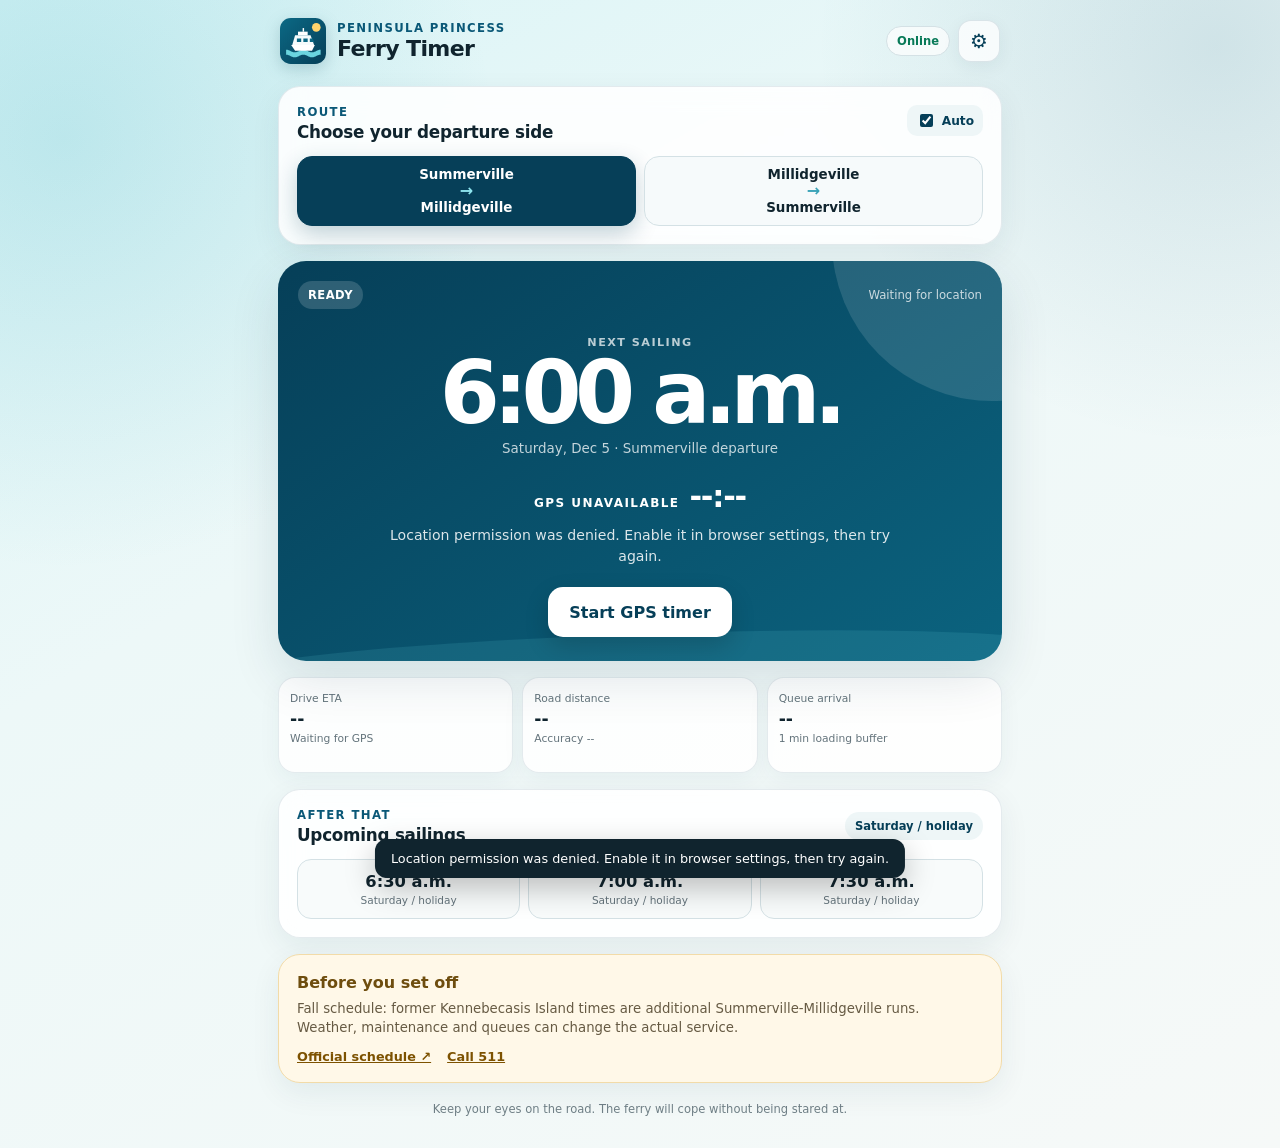
<file: index.html>
<!doctype html>
<html lang="en-CA">
<head>
  <meta charset="utf-8">
  <meta name="viewport" content="width=device-width,initial-scale=1,viewport-fit=cover">
  <meta name="theme-color" content="#063f58">
  <meta name="description" content="GPS ferry countdown for the Peninsula Princess between Summerville and Millidgeville, New Brunswick.">
  <meta name="apple-mobile-web-app-capable" content="yes">
  <meta name="apple-mobile-web-app-status-bar-style" content="black-translucent">
  <meta name="apple-mobile-web-app-title" content="Ferry Timer">
  <link rel="manifest" href="manifest.webmanifest">
  <link rel="apple-touch-icon" href="icons/apple-touch-icon.png">
  <link rel="icon" href="icons/icon-192.png">
  <link rel="stylesheet" href="styles.css">
  <title>Peninsula Princess Ferry Timer</title>
</head>
<body>
  <div class="app-shell">
    <header class="topbar">
      <div class="brand">
        <img src="icons/ferry-mark.svg" alt="" width="46" height="46">
        <div>
          <p class="eyebrow">Peninsula Princess</p>
          <h1>Ferry Timer</h1>
        </div>
      </div>
      <div class="top-actions">
        <span id="networkBadge" class="network-badge">Online</span>
        <button id="installBtn" class="icon-button" hidden aria-label="Install app" title="Install app">↓</button>
        <button id="settingsBtn" class="icon-button" aria-label="Open settings" title="Settings">⚙</button>
      </div>
    </header>

    <main>
      <section class="direction-card" aria-labelledby="directionHeading">
        <div class="section-heading">
          <div>
            <p class="eyebrow">Route</p>
            <h2 id="directionHeading">Choose your departure side</h2>
          </div>
          <label class="auto-switch"><input id="autoDirection" type="checkbox" checked><span>Auto</span></label>
        </div>
        <div class="segmented" role="group" aria-label="Ferry direction">
          <button id="s2mBtn" data-direction="s2m" class="direction-button active">
            <span class="place">Summerville</span><span class="arrow">→</span><span>Millidgeville</span>
          </button>
          <button id="m2sBtn" data-direction="m2s" class="direction-button">
            <span class="place">Millidgeville</span><span class="arrow">→</span><span>Summerville</span>
          </button>
        </div>
      </section>

      <section id="statusCard" class="status-card neutral" aria-live="polite">
        <div class="status-topline">
          <span id="statusPill" class="status-pill">Locating</span>
          <span id="lastUpdated">Starting GPS</span>
        </div>
        <p id="nextLabel" class="next-label">Next sailing</p>
        <p id="departureTime" class="departure-time">--:--</p>
        <p id="dayLabel" class="day-label">New Brunswick time</p>
        <div class="slack-block">
          <span id="slackPrefix">Starting GPS automatically</span>
          <strong id="slackTime">--:--</strong>
        </div>
        <p id="statusMessage" class="status-message">Allow location access when prompted. Your position is used only to estimate the drive to the departure queue.</p>
        <button id="startBtn" class="primary-button">Start GPS timer</button>
      </section>

      <section class="metrics" aria-label="Journey estimate">
        <article>
          <span>Drive ETA</span>
          <strong id="etaValue">--</strong>
          <small id="etaSource">Waiting for GPS</small>
        </article>
        <article>
          <span>Road distance</span>
          <strong id="distanceValue">--</strong>
          <small id="accuracyValue">Accuracy --</small>
        </article>
        <article>
          <span>Queue arrival</span>
          <strong id="arrivalValue">--</strong>
          <small id="bufferValue">1 min loading buffer</small>
        </article>
      </section>

      <section class="sailings-card">
        <div class="section-heading compact">
          <div><p class="eyebrow">After that</p><h2>Upcoming sailings</h2></div>
          <span id="scheduleType" class="subtle-chip">Weekday</span>
        </div>
        <div id="sailingList" class="sailing-list"></div>
      </section>

      <section class="notice-card">
        <strong>Before you set off</strong>
        <p>Fall schedule: former Kennebecasis Island times are additional Summerville-Millidgeville runs. Weather, maintenance and queues can change the actual service.</p>
        <div class="notice-links">
          <a href="https://www.gnb.ca/en/topic/driving-transportation/bridges-ferries/ferries/peninsula-princess-schedule.html" target="_blank" rel="noopener">Official schedule ↗</a>
          <a href="tel:511">Call 511</a>
        </div>
      </section>
    </main>

    <footer>Keep your eyes on the road. The ferry will cope without being stared at.</footer>
  </div>

  <dialog id="settingsDialog">
    <form method="dialog" class="settings-panel">
      <div class="dialog-heading">
        <div><p class="eyebrow">Preferences</p><h2>Timer settings</h2></div>
        <button class="icon-button" value="cancel" aria-label="Close settings">×</button>
      </div>
      <label>Loading buffer
        <span><input id="bufferInput" type="range" min="0" max="15" step="1" value="1"><output id="bufferOutput">1 min</output></span>
        <small>How early you want to reach the queue.</small>
      </label>
      <label>Fallback driving speed
        <span><input id="speedInput" type="range" min="30" max="100" step="5" value="70"><output id="speedOutput">70 km/h</output></span>
        <small>Used only if online road routing is unavailable.</small>
      </label>
      <label>Schedule mode
        <select id="scheduleOverride">
          <option value="auto">Automatic</option>
          <option value="weekday">Weekday</option>
          <option value="saturday">Saturday / statutory holiday</option>
          <option value="sunday">Sunday</option>
        </select>
        <small>Automatic uses New Brunswick time and recognises core provincial public holidays.</small>
      </label>
      <label class="check-row"><input id="wakeLockInput" type="checkbox" checked><span>Keep the screen awake while timing</span></label>
      <div class="privacy-note"><strong>Privacy</strong><p>Your GPS position stays in the app. When online road routing is used, coordinates are sent to the public OSRM routing service.</p></div>
      <button id="saveSettingsBtn" class="primary-button" value="default">Save settings</button>
    </form>
  </dialog>

  <div id="toast" class="toast" role="status" aria-live="polite"></div>
  <script type="module" src="analytics.js"></script>
  <script type="module" src="app.js"></script>
</body>
</html>
</file>
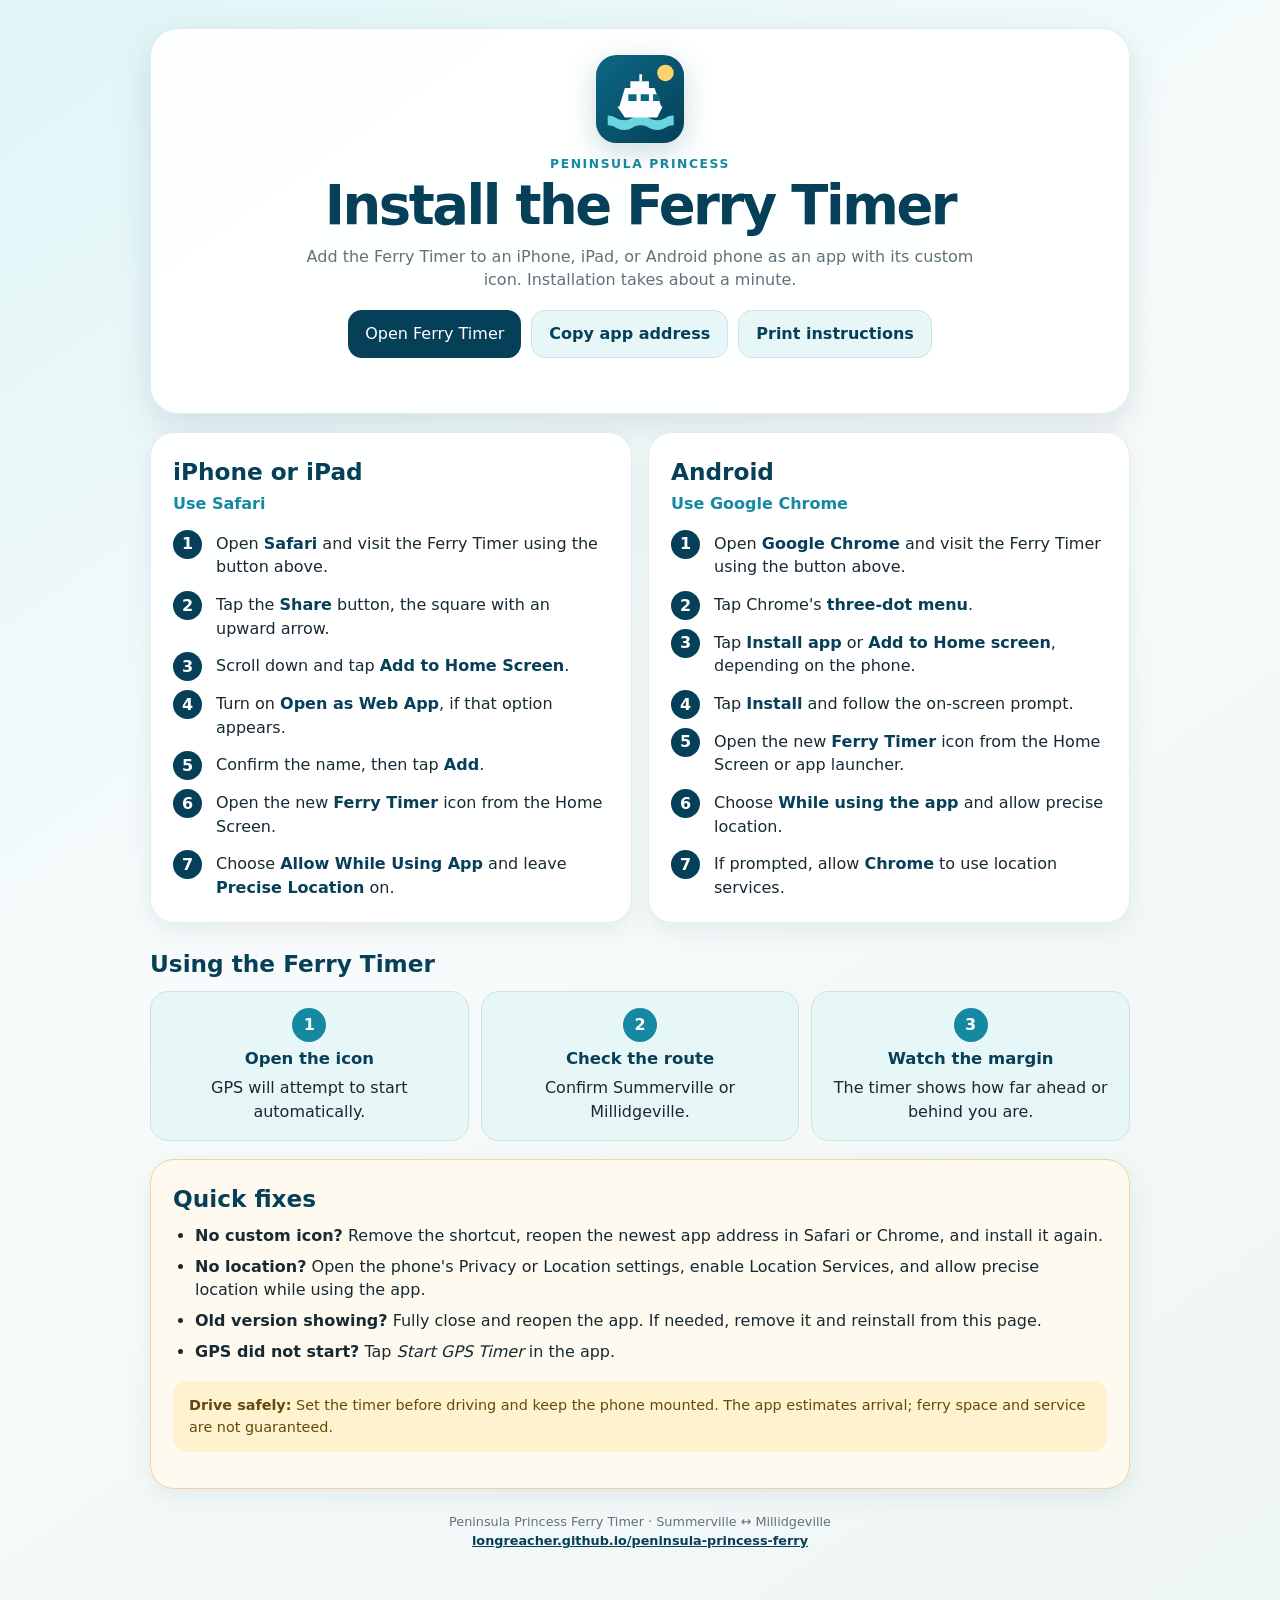
<file: install-guide.html>
<!doctype html>
<html lang="en-CA">
<head>
  <meta charset="utf-8">
  <meta name="viewport" content="width=device-width, initial-scale=1, viewport-fit=cover">
  <meta name="theme-color" content="#063f58">
  <title>Install the Peninsula Princess Ferry Timer</title>
  <style>
    :root{--navy:#063f58;--teal:#1689a2;--aqua:#e7f6f7;--ink:#172a33;--muted:#60727b;--line:#cfe1e5;--white:#fff;--gold:#ffd36c;--shadow:0 12px 35px rgba(6,63,88,.13);color-scheme:light}
    *{box-sizing:border-box}html{scroll-behavior:smooth}body{margin:0;font:16px/1.48 system-ui,-apple-system,"Segoe UI",Roboto,Arial,sans-serif;color:var(--ink);background:linear-gradient(145deg,#dff5f7,#f8fbfb 44%,#eef6f4);min-height:100vh}
    a{color:var(--navy)}button,a.button{font:inherit}.wrap{width:min(100% - 28px,980px);margin:auto;padding:28px 0 42px}.hero{text-align:center;background:rgba(255,255,255,.92);border:1px solid rgba(6,63,88,.1);border-radius:28px;padding:26px 20px;box-shadow:var(--shadow)}
    .icon{width:88px;height:88px;margin:auto;display:block;filter:drop-shadow(0 8px 14px rgba(6,63,88,.2))}.eyebrow{margin:12px 0 0;color:var(--teal);font-size:.77rem;font-weight:850;letter-spacing:.13em;text-transform:uppercase}.hero h1{font-size:clamp(2rem,7vw,3.4rem);line-height:1.04;letter-spacing:-.045em;margin:5px 0 10px;color:var(--navy)}.lead{max-width:680px;margin:0 auto 18px;color:var(--muted)}
    .actions{display:flex;flex-wrap:wrap;justify-content:center;gap:10px}.button{display:inline-flex;align-items:center;justify-content:center;min-height:48px;padding:11px 17px;border-radius:14px;border:0;text-decoration:none;font-weight:800;cursor:pointer}.primary{background:var(--navy);color:#fff}.secondary{background:var(--aqua);color:var(--navy);border:1px solid var(--line)}.copy-note{min-height:1.4em;margin:10px 0 0;font-size:.82rem;color:var(--teal)}
    .platforms{display:grid;grid-template-columns:1fr 1fr;gap:16px;margin-top:18px}.card{background:rgba(255,255,255,.94);border:1px solid rgba(6,63,88,.1);border-radius:24px;padding:22px;box-shadow:0 8px 24px rgba(6,63,88,.08)}.card h2{color:var(--navy);font-size:1.45rem;margin:0}.browser{margin:3px 0 16px;color:var(--teal);font-weight:780}.steps{list-style:none;padding:0;margin:0;counter-reset:step}.steps li{counter-increment:step;position:relative;padding:0 0 14px 43px;min-height:34px}.steps li:before{content:counter(step);position:absolute;left:0;top:-2px;width:29px;height:29px;border-radius:50%;display:grid;place-items:center;background:var(--navy);color:white;font-weight:850}.steps li:last-child{padding-bottom:0}.steps strong{color:var(--navy)}
    .section-title{color:var(--navy);font-size:1.45rem;margin:24px 0 10px}.use-grid{display:grid;grid-template-columns:repeat(3,1fr);gap:12px}.mini{text-align:center;background:var(--aqua);border:1px solid var(--line);border-radius:18px;padding:16px}.mini b{display:block;color:var(--navy);font-size:1.03rem;margin:5px}.num{display:grid;place-items:center;width:34px;height:34px;margin:auto;border-radius:50%;background:var(--teal);color:white;font-weight:850}.fixes{background:#fffaf0;border-color:#ecd59f}.fixes ul{margin:8px 0 0;padding-left:22px}.fixes li{margin:7px 0}.safety{margin-top:18px;padding:14px 16px;border-radius:14px;background:#fff2cf;color:#65490c;font-size:.9rem}.footer{text-align:center;color:var(--muted);font-size:.8rem;margin-top:24px}.footer a{font-weight:700}
    :focus-visible{outline:3px solid #ffb930;outline-offset:3px}@media(max-width:720px){.platforms,.use-grid{grid-template-columns:1fr}.wrap{width:min(100% - 18px,980px);padding-top:12px}.hero,.card{border-radius:20px}.hero{padding:22px 15px}.card{padding:19px}.actions{display:grid}.button{width:100%}}@media(prefers-reduced-motion:reduce){html{scroll-behavior:auto}}
    @media print{body{background:#fff;font-size:11pt}.wrap{width:100%;padding:0}.hero,.card{box-shadow:none}.actions,.copy-note{display:none}.platforms{grid-template-columns:1fr 1fr}.use-grid{grid-template-columns:repeat(3,1fr)}.steps li{padding-bottom:8px}}
  </style>
</head>
<body>
<main class="wrap">
  <section class="hero">
    <svg class="icon" xmlns="http://www.w3.org/2000/svg" viewBox="0 0 128 128" role="img" aria-label="Ferry on water">
      <defs><linearGradient id="g" x1="0" y1="0" x2="1" y2="1"><stop stop-color="#0b6985"/><stop offset="1" stop-color="#063f58"/></linearGradient></defs>
      <rect width="128" height="128" rx="30" fill="url(#g)"/><circle cx="101" cy="26" r="12" fill="#ffd36c"/><path d="M17 88c12 0 12 7 24 7s12-7 24-7 12 7 24 7 12-7 24-7v14c-12 0-12 7-24 7s-12-7-24-7-12 7-24 7-12-7-24-7z" fill="#6ad5df"/><path d="M31 75h66l-8 16H42zM42 48h43l10 27H34zM50 38h27v10H50z" fill="#fff"/><path d="M47 57h12v10H47zm18 0h12v10H65zm18 0h8l4 10H83z" fill="#0b6985"/><path d="M63 28h4v10h-4z" fill="#fff"/>
    </svg>
    <p class="eyebrow">Peninsula Princess</p>
    <h1>Install the Ferry Timer</h1>
    <p class="lead">Add the Ferry Timer to an iPhone, iPad, or Android phone as an app with its custom icon. Installation takes about a minute.</p>
    <div class="actions">
      <a class="button primary" href="https://longreacher.github.io/peninsula-princess-ferry/">Open Ferry Timer</a>
      <button class="button secondary" id="copyBtn" type="button">Copy app address</button>
      <button class="button secondary" type="button" onclick="window.print()">Print instructions</button>
    </div>
    <p class="copy-note" id="copyNote" aria-live="polite"></p>
  </section>

  <section class="platforms" aria-label="Installation instructions">
    <article class="card">
      <h2>iPhone or iPad</h2><p class="browser">Use Safari</p>
      <ol class="steps">
        <li>Open <strong>Safari</strong> and visit the Ferry Timer using the button above.</li>
        <li>Tap the <strong>Share</strong> button, the square with an upward arrow.</li>
        <li>Scroll down and tap <strong>Add to Home Screen</strong>.</li>
        <li>Turn on <strong>Open as Web App</strong>, if that option appears.</li>
        <li>Confirm the name, then tap <strong>Add</strong>.</li>
        <li>Open the new <strong>Ferry Timer</strong> icon from the Home Screen.</li>
        <li>Choose <strong>Allow While Using App</strong> and leave <strong>Precise Location</strong> on.</li>
      </ol>
    </article>

    <article class="card">
      <h2>Android</h2><p class="browser">Use Google Chrome</p>
      <ol class="steps">
        <li>Open <strong>Google Chrome</strong> and visit the Ferry Timer using the button above.</li>
        <li>Tap Chrome's <strong>three-dot menu</strong>.</li>
        <li>Tap <strong>Install app</strong> or <strong>Add to Home screen</strong>, depending on the phone.</li>
        <li>Tap <strong>Install</strong> and follow the on-screen prompt.</li>
        <li>Open the new <strong>Ferry Timer</strong> icon from the Home Screen or app launcher.</li>
        <li>Choose <strong>While using the app</strong> and allow precise location.</li>
        <li>If prompted, allow <strong>Chrome</strong> to use location services.</li>
      </ol>
    </article>
  </section>

  <h2 class="section-title">Using the Ferry Timer</h2>
  <section class="use-grid">
    <article class="mini"><span class="num">1</span><b>Open the icon</b>GPS will attempt to start automatically.</article>
    <article class="mini"><span class="num">2</span><b>Check the route</b>Confirm Summerville or Millidgeville.</article>
    <article class="mini"><span class="num">3</span><b>Watch the margin</b>The timer shows how far ahead or behind you are.</article>
  </section>

  <section class="card fixes" style="margin-top:18px">
    <h2>Quick fixes</h2>
    <ul>
      <li><strong>No custom icon?</strong> Remove the shortcut, reopen the newest app address in Safari or Chrome, and install it again.</li>
      <li><strong>No location?</strong> Open the phone's Privacy or Location settings, enable Location Services, and allow precise location while using the app.</li>
      <li><strong>Old version showing?</strong> Fully close and reopen the app. If needed, remove it and reinstall from this page.</li>
      <li><strong>GPS did not start?</strong> Tap <em>Start GPS Timer</em> in the app.</li>
    </ul>
    <p class="safety"><strong>Drive safely:</strong> Set the timer before driving and keep the phone mounted. The app estimates arrival; ferry space and service are not guaranteed.</p>
  </section>

  <p class="footer">Peninsula Princess Ferry Timer · Summerville ↔ Millidgeville<br><a href="https://longreacher.github.io/peninsula-princess-ferry/">longreacher.github.io/peninsula-princess-ferry</a></p>
</main>
<script>
(() => {
  const url = 'https://longreacher.github.io/peninsula-princess-ferry/';
  const btn = document.getElementById('copyBtn');
  const note = document.getElementById('copyNote');
  btn.addEventListener('click', async () => {
    try { await navigator.clipboard.writeText(url); note.textContent = 'App address copied.'; }
    catch (_) { note.textContent = 'Copy this address: ' + url; }
  });
})();
</script>
</body>
</html>
</file>
<file: styles.css>
:root {
  color-scheme: light;
  --navy:#063f58; --navy-2:#0a5877; --water:#dff5f7; --foam:#f7fbfc;
  --ink:#10242e; --muted:#63737b; --line:#d4e1e5; --white:#fff;
  --good:#087a58; --good-bg:#dff7ed; --bad:#b42318; --bad-bg:#ffebe8;
  --warn:#9a6400; --warn-bg:#fff3d6; --shadow:0 18px 50px rgba(5,50,70,.12);
  font-family:Inter,ui-sans-serif,system-ui,-apple-system,"Segoe UI",Roboto,Arial,sans-serif;
}
*{box-sizing:border-box}
html{min-height:100%;background:linear-gradient(150deg,#d8f4f6 0,#edf8f8 38%,#f6f9f8 100%)}
body{margin:0;color:var(--ink);min-height:100vh;background:
  radial-gradient(circle at 5% 12%,rgba(39,167,187,.18),transparent 27rem),
  radial-gradient(circle at 95% 4%,rgba(8,88,119,.13),transparent 25rem)}
button,input,select{font:inherit}
button,a{touch-action:manipulation}
button:focus-visible,a:focus-visible,input:focus-visible,select:focus-visible{outline:3px solid #ffbc45;outline-offset:3px}
.app-shell{width:min(100%,760px);margin:0 auto;padding:calc(env(safe-area-inset-top) + 18px) 18px calc(env(safe-area-inset-bottom) + 30px)}
.topbar{display:flex;justify-content:space-between;align-items:center;margin:0 2px 22px}
.brand{display:flex;align-items:center;gap:11px}.brand img{width:46px;height:46px;flex:0 0 46px;filter:drop-shadow(0 5px 8px rgba(4,70,92,.2))}.brand h1{font-size:1.38rem;line-height:1.05;margin:2px 0 0;letter-spacing:-.03em}.eyebrow{margin:0;color:var(--navy-2);font-size:.73rem;font-weight:800;letter-spacing:.12em;text-transform:uppercase}.top-actions{display:flex;gap:8px;align-items:center}.network-badge,.subtle-chip,.status-pill{display:inline-flex;align-items:center;border-radius:999px;padding:7px 10px;font-size:.72rem;font-weight:800}.network-badge{background:rgba(255,255,255,.7);border:1px solid var(--line);color:var(--good)}.network-badge.offline{color:var(--warn);background:var(--warn-bg)}.icon-button{border:1px solid rgba(6,63,88,.12);background:rgba(255,255,255,.76);border-radius:13px;width:42px;height:42px;color:var(--navy);font-size:1.25rem;cursor:pointer;box-shadow:0 5px 18px rgba(5,50,70,.06)}
main{display:grid;gap:16px}.direction-card,.sailings-card,.notice-card{background:rgba(255,255,255,.88);border:1px solid rgba(6,63,88,.10);border-radius:22px;padding:18px;box-shadow:0 10px 30px rgba(5,50,70,.07);backdrop-filter:blur(12px)}.section-heading{display:flex;justify-content:space-between;align-items:flex-start;gap:12px;margin-bottom:14px}.section-heading.compact{align-items:center}.section-heading h2{font-size:1.05rem;margin:3px 0 0;letter-spacing:-.015em}.auto-switch{display:inline-flex;align-items:center;gap:6px;padding:6px 9px;border-radius:10px;background:#eef6f7;font-size:.76rem;font-weight:750;color:var(--navy)}.auto-switch input{accent-color:var(--navy)}
.segmented{display:grid;grid-template-columns:1fr 1fr;gap:8px}.direction-button{min-width:0;border:1px solid var(--line);background:#f6fafb;color:var(--ink);min-height:68px;padding:10px;border-radius:15px;font-size:.84rem;font-weight:720;cursor:pointer;transition:.18s ease}.direction-button .place,.direction-button span:last-child{display:block}.direction-button .arrow{color:#38a2b7;font-size:1rem;line-height:1.1}.direction-button.active{border-color:var(--navy);background:var(--navy);color:white;box-shadow:0 8px 22px rgba(6,63,88,.24)}.direction-button.active .arrow{color:#8fe6ef}
.status-card{position:relative;overflow:hidden;text-align:center;color:white;background:linear-gradient(145deg,var(--navy),#0b637f);border-radius:28px;padding:20px 20px 24px;box-shadow:var(--shadow);min-height:365px;isolation:isolate}.status-card:before{content:"";position:absolute;z-index:-1;width:320px;height:320px;border-radius:50%;right:-150px;top:-180px;background:rgba(255,255,255,.12)}.status-card:after{content:"";position:absolute;z-index:-1;height:55px;left:-8%;right:-8%;bottom:-28px;border-radius:50% 50% 0 0;background:rgba(111,222,231,.12);transform:rotate(-2deg)}.status-card.good{background:linear-gradient(145deg,#075c4c,#0a8a69)}.status-card.bad{background:linear-gradient(145deg,#7e211b,#bd382b)}.status-card.warn{background:linear-gradient(145deg,#76510d,#a87513)}.status-topline{display:flex;justify-content:space-between;align-items:center;font-size:.73rem;color:rgba(255,255,255,.76)}.status-pill{background:rgba(255,255,255,.16);color:white;letter-spacing:.04em;text-transform:uppercase}.next-label{text-transform:uppercase;letter-spacing:.13em;font-weight:800;font-size:.7rem;margin:27px 0 2px;color:rgba(255,255,255,.72)}.departure-time{font-size:clamp(3.25rem,16vw,5.4rem);font-weight:850;letter-spacing:-.075em;line-height:.98;margin:0;font-variant-numeric:tabular-nums}.day-label{margin:6px 0 23px;color:rgba(255,255,255,.76);font-size:.84rem}.slack-block{display:flex;justify-content:center;align-items:baseline;gap:10px}.slack-block span{text-transform:uppercase;letter-spacing:.12em;font-size:.75rem;font-weight:800}.slack-block strong{font-size:1.9rem;font-variant-numeric:tabular-nums;letter-spacing:-.04em}.status-message{max-width:520px;min-height:42px;margin:11px auto 20px;font-size:.88rem;line-height:1.45;color:rgba(255,255,255,.86)}.primary-button{appearance:none;border:0;border-radius:15px;background:#fff;color:var(--navy);min-height:50px;padding:12px 21px;font-weight:850;cursor:pointer;box-shadow:0 9px 25px rgba(0,0,0,.16)}.primary-button:disabled{opacity:.62;cursor:wait}
.metrics{display:grid;grid-template-columns:repeat(3,1fr);gap:9px}.metrics article{background:rgba(255,255,255,.87);border:1px solid rgba(6,63,88,.10);border-radius:17px;padding:14px 11px;min-width:0;box-shadow:0 7px 22px rgba(5,50,70,.05)}.metrics span,.metrics small{display:block;color:var(--muted);font-size:.67rem}.metrics strong{display:block;font-size:1.08rem;margin:4px 0 3px;white-space:nowrap;overflow:hidden;text-overflow:ellipsis;font-variant-numeric:tabular-nums}.metrics small{line-height:1.25;min-height:2.4em}
.subtle-chip{background:#eef6f7;color:var(--navy);white-space:nowrap}.sailing-list{display:grid;grid-template-columns:repeat(3,1fr);gap:8px}.sailing{border:1px solid var(--line);background:#f8fbfb;border-radius:14px;padding:12px 8px;text-align:center}.sailing strong,.sailing span{display:block}.sailing strong{font-size:1.02rem}.sailing span{font-size:.66rem;color:var(--muted);margin-top:3px}.sailing.catchable{background:var(--good-bg);border-color:#8bd7bc}.sailing.missed{background:#fff3f1;border-color:#ffc0b7}.notice-card{background:#fff8e8;border-color:#f2dba8}.notice-card strong{color:#6e4d0e}.notice-card p{font-size:.83rem;color:#665a43;line-height:1.45;margin:7px 0 12px}.notice-links{display:flex;gap:16px;flex-wrap:wrap}.notice-links a{font-size:.8rem;font-weight:800;color:#7d5200}footer{text-align:center;color:#708087;font-size:.72rem;padding:18px 16px 0;line-height:1.4}
dialog{border:0;border-radius:24px;padding:0;width:min(calc(100% - 28px),560px);box-shadow:0 30px 90px rgba(4,38,52,.34)}dialog::backdrop{background:rgba(3,32,44,.58);backdrop-filter:blur(4px)}.settings-panel{padding:22px;background:#fff}.dialog-heading{display:flex;justify-content:space-between;align-items:center;margin-bottom:20px}.dialog-heading h2{margin:3px 0 0}.settings-panel>label{display:block;font-size:.88rem;font-weight:800;margin:18px 0}.settings-panel label>span:not(.check-row span){display:grid;grid-template-columns:1fr auto;align-items:center;gap:12px;margin-top:9px}.settings-panel output{font-variant-numeric:tabular-nums;color:var(--navy);min-width:65px;text-align:right}.settings-panel input[type=range]{accent-color:var(--navy);width:100%}.settings-panel select{display:block;width:100%;margin-top:9px;border:1px solid var(--line);border-radius:12px;padding:12px;background:white}.settings-panel small{display:block;color:var(--muted);font-weight:500;margin-top:5px;line-height:1.35}.check-row{display:flex!important;gap:10px;align-items:center}.check-row input{accent-color:var(--navy);width:19px;height:19px}.privacy-note{background:#edf6f7;padding:13px;border-radius:14px;margin:16px 0}.privacy-note p{font-size:.76rem;line-height:1.4;color:#52666e;margin:4px 0 0}.settings-panel>.primary-button{width:100%;background:var(--navy);color:white}.toast{position:fixed;z-index:5;left:50%;bottom:calc(env(safe-area-inset-bottom) + 22px);transform:translate(-50%,120px);background:#10242e;color:white;padding:12px 16px;border-radius:12px;box-shadow:0 10px 30px rgba(0,0,0,.25);font-size:.8rem;opacity:0;transition:.25s ease;pointer-events:none;max-width:calc(100% - 32px);text-align:center}.toast.show{transform:translate(-50%,0);opacity:1}
@media(max-width:470px){.app-shell{padding-left:12px;padding-right:12px}.network-badge{display:none}.metrics article{padding:12px 8px}.metrics strong{font-size:.94rem}.direction-card,.sailings-card,.notice-card{padding:15px}.status-card{padding-left:15px;padding-right:15px}.sailing-list{gap:6px}.sailing{padding:10px 5px}}
@media(display-mode:standalone){.app-shell{padding-top:calc(env(safe-area-inset-top) + 12px)}#installBtn{display:none!important}}
@media(prefers-reduced-motion:reduce){*{scroll-behaviour:auto!important;transition:none!important}}
</file>
